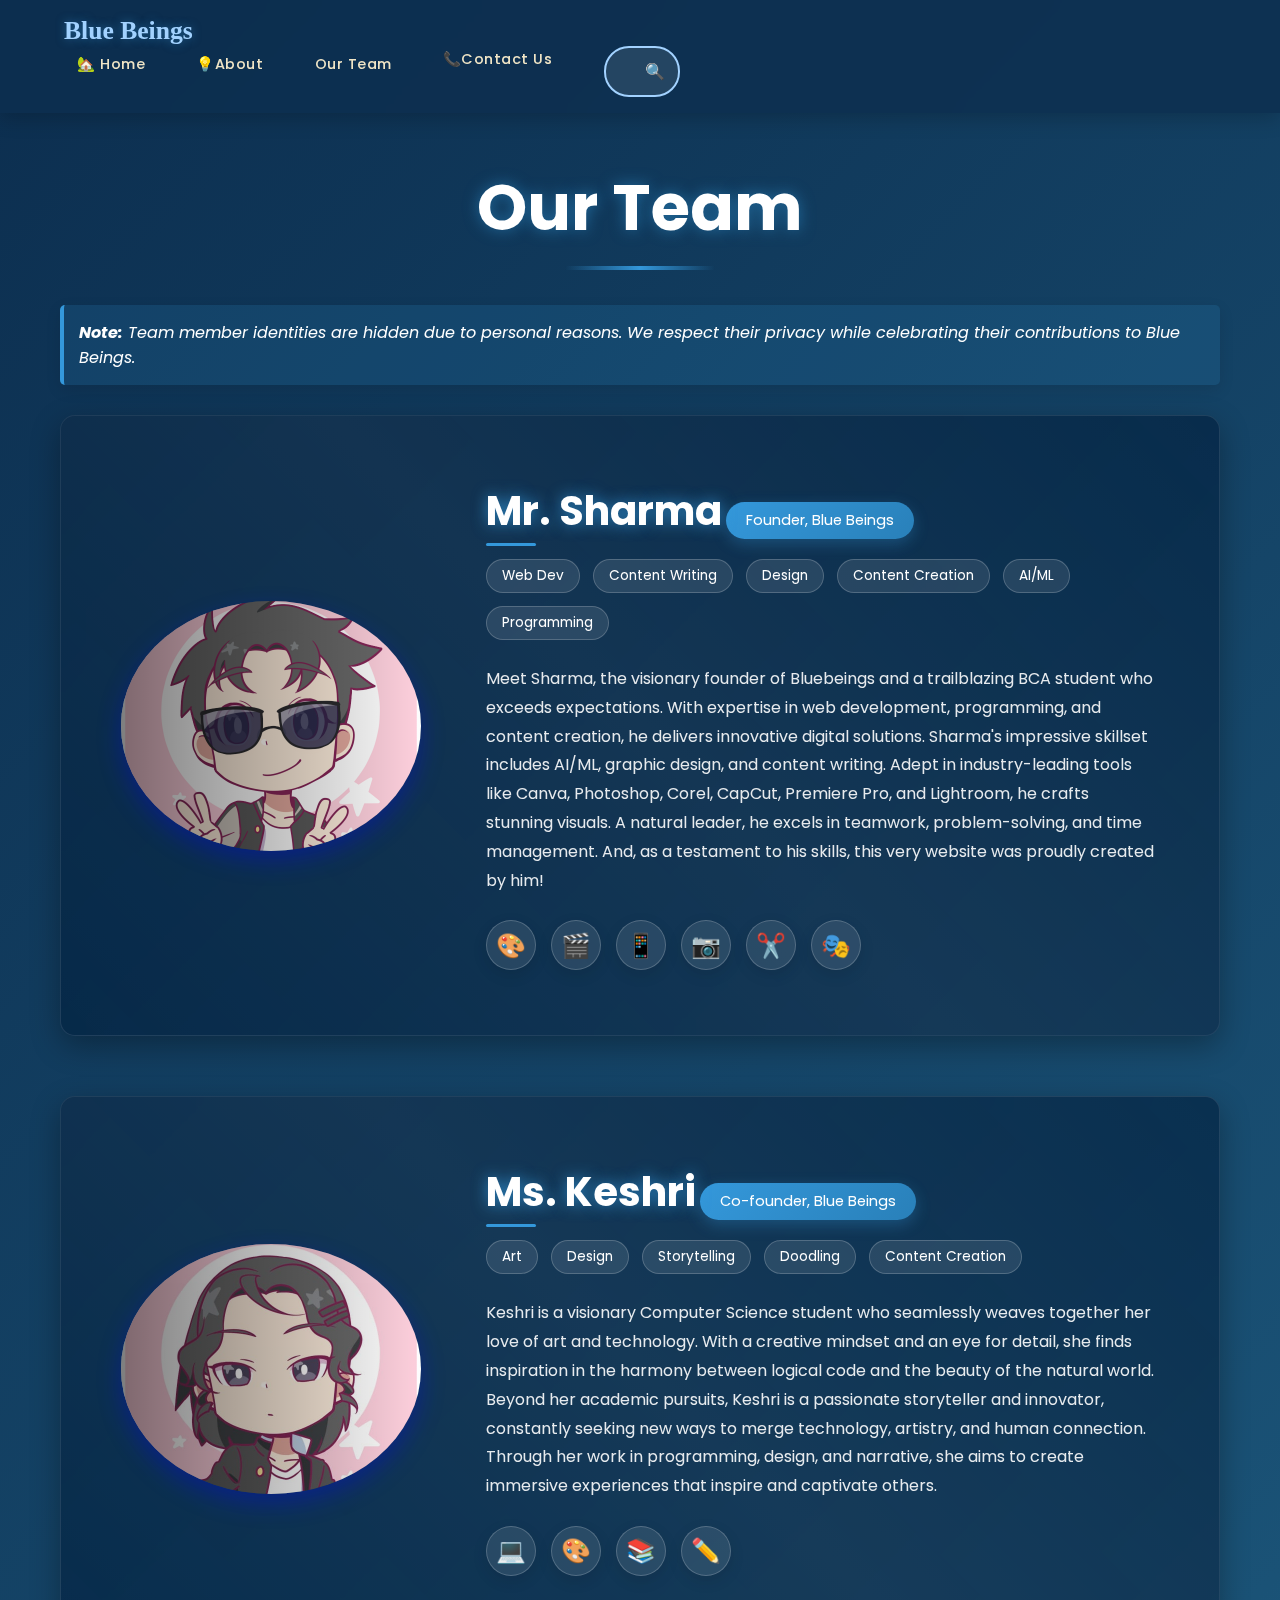
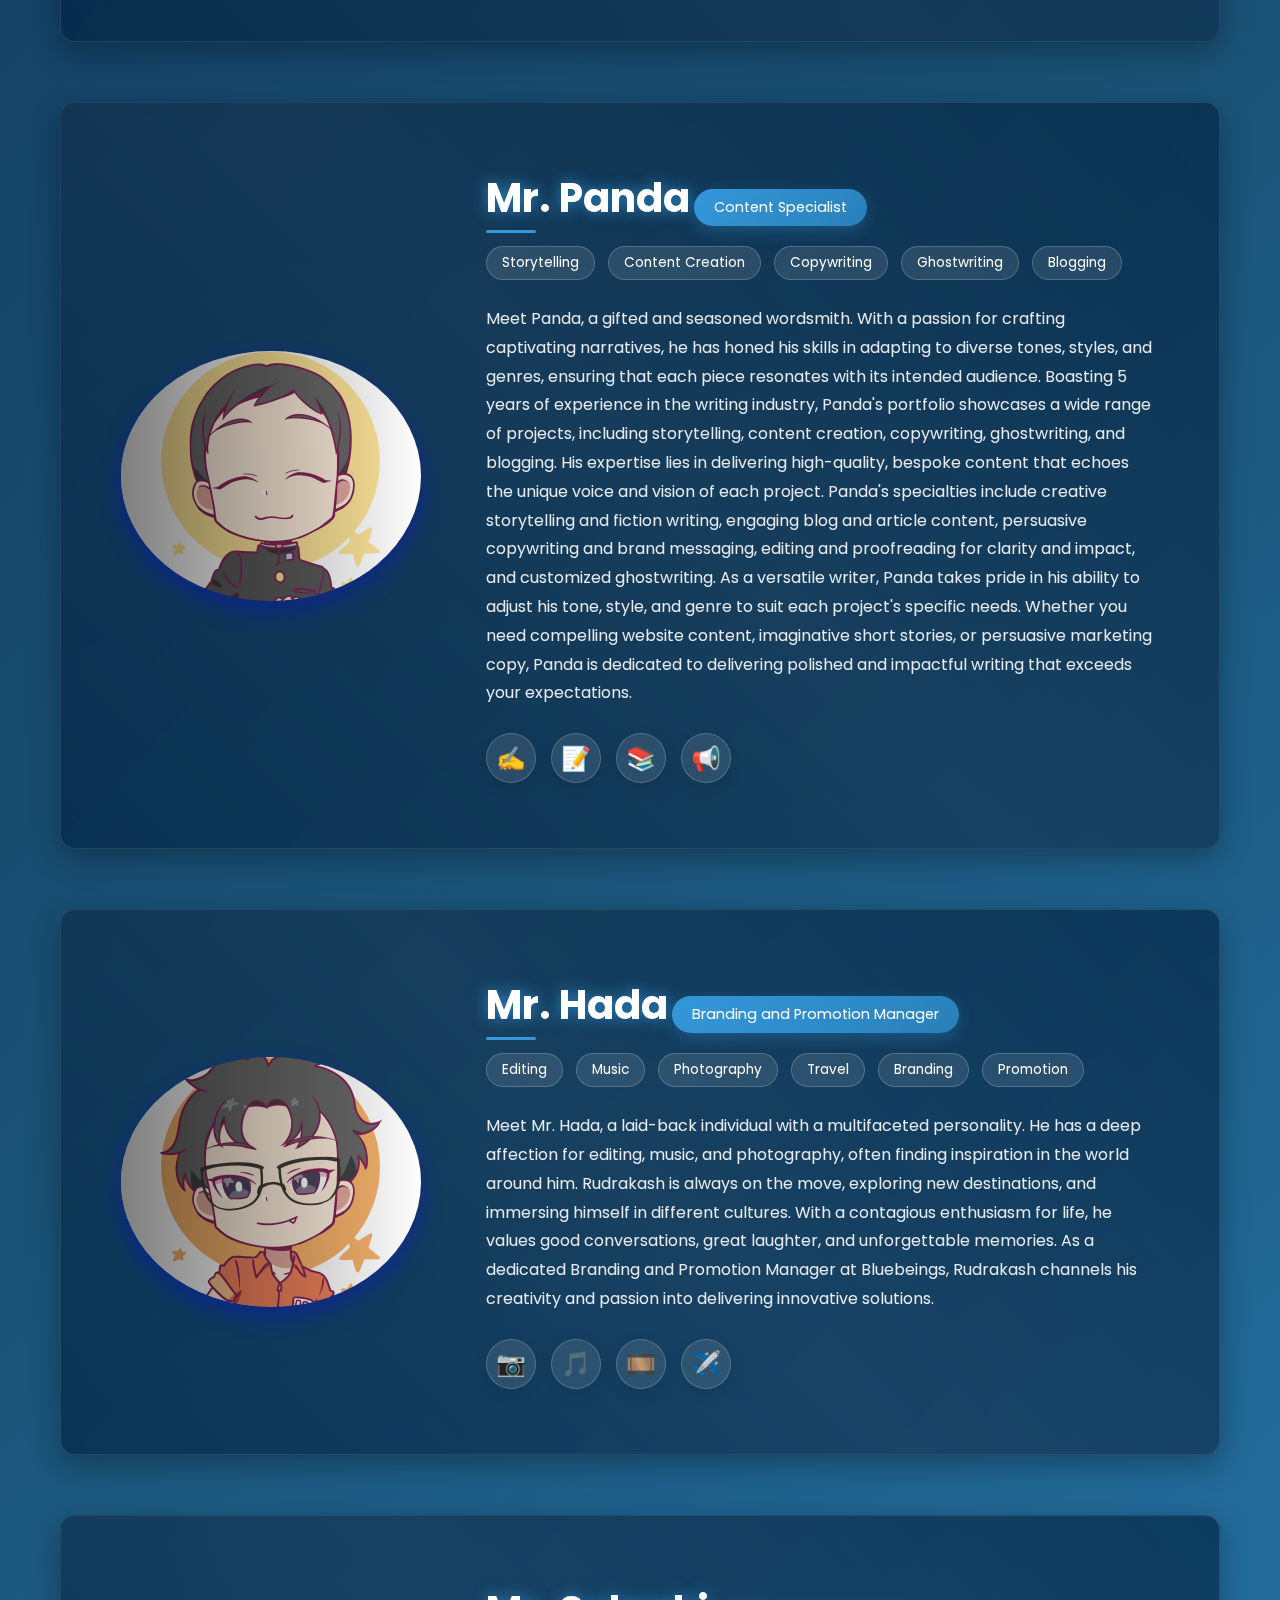
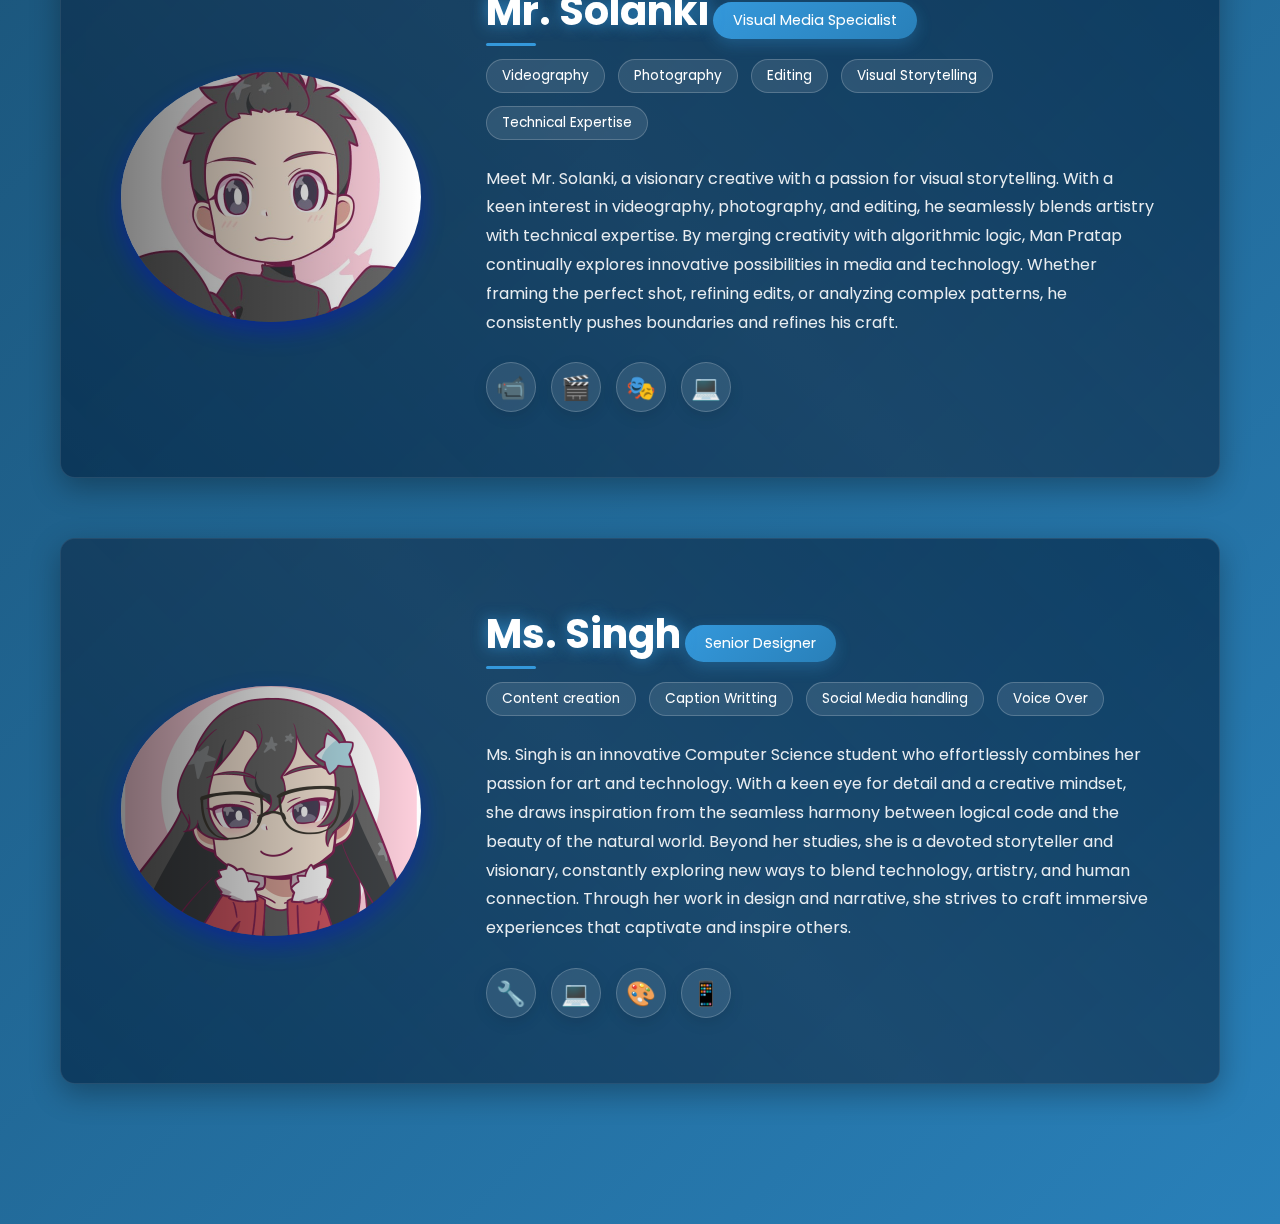
<file: our team.html>
<!DOCTYPE html>
<html lang="en">
    <head>
        <link rel="stylesheet" href="ocean vibe.css" />
        <meta charset="UTF-8" />
        <meta name="viewport" content="width=device-width, initial-scale=1.0" />
        <title>Our Team - Blue Beings</title>
        <link rel="icon" type="image/png" href="logo.png">
        <link
            href="https://fonts.googleapis.com/css2?family=Montserrat:wght@400;700&family=Playfair+Display:wght@400;700&family=Quicksand:wght@400;600&family=Dancing+Script:wght@400;700&family=Poppins:wght@300;500&display=swap"
            rel="stylesheet">
        <style>
            body {
                background: linear-gradient(135deg, #0c2e4f, #1a5276, #2980b9);
                color: #fff;
                font-family: 'Poppins', sans-serif;
                overflow-x: hidden;
            }
            
            /* Animated background elements */
            .bg-bubbles {
                position: fixed;
                top: 0;
                left: 0;
                width: 100%;
                height: 100%;
                z-index: -1;
                overflow: hidden;
            }
            
            .bubble {
                position: absolute;
                bottom: -100px;
                background: rgba(255, 255, 255, 0.1);
                border-radius: 50%;
                animation: float-bubble 15s infinite ease-in;
                opacity: 0;
            }
            
            @keyframes float-bubble {
                0% { transform: translateY(100vh) scale(0); opacity: 0; }
                50% { opacity: 0.3; }
                100% { transform: translateY(-100vh) scale(1.5); opacity: 0; }
            }
            
            .team-section {
                max-width: 1200px;
                margin: 120px auto 40px;
                padding: 40px 20px;
                position: relative;
                z-index: 1;
                animation: fadeIn 2s ease-out;
            }
            
            .team-section h2 {
                font-size: 4em;
                color: #fff;
                margin-bottom: 50px;
                animation: slideInDown 1s ease-out;
                text-shadow: 0 0 15px rgba(41, 128, 185, 0.7);
                text-align: center;
                position: relative;
            }
            
            .team-section h2:after {
                content: '';
                position: absolute;
                bottom: -15px;
                left: 50%;
                transform: translateX(-50%);
                width: 150px;
                height: 4px;
                background: linear-gradient(90deg, transparent, #3498db, transparent);
                border-radius: 2px;
            }
            
            .founder-profile {
                display: flex;
                background: rgba(255, 255, 255, 0.1);
                backdrop-filter: blur(10px);
                border-radius: 20px;
                overflow: hidden;
                margin-bottom: 40px;
                box-shadow: 0 15px 35px rgba(0, 0, 0, 0.2);
                transition: all 0.5s cubic-bezier(0.25, 0.8, 0.25, 1);
                animation: fadeIn 1.5s ease-out;
                border: 1px solid rgba(255, 255, 255, 0.1);
                position: relative;
            }
            
            .founder-profile:hover {
                transform: translateY(-10px);
                box-shadow: 0 20px 40px rgba(0, 0, 0, 0.3);
                background: rgba(255, 255, 255, 0.15);
            }
            
            .founder-profile:before {
                content: '';
                position: absolute;
                top: 0;
                left: 0;
                width: 100%;
                height: 100%;
                background: linear-gradient(45deg, transparent, rgba(255, 255, 255, 0.05), transparent);
                animation: shimmer 2s infinite;
                z-index: 0;
            }
            
            .profile-image {
                flex: 0 0 300px;
                background-size: cover;
                background-position: center;
                position: relative;
                overflow: hidden;
                transition: all 0.5s ease;
            }
            
            .profile-image:after {
                content: '';
                position: absolute;
                top: 0;
                left: 0;
                width: 100%;
                height: 100%;
                background: linear-gradient(to right, rgba(0, 0, 0, 0.5), transparent);
            }
            
            .founder-profile:hover .profile-image {
                flex: 0 0 320px;
            }
            
            .profile-content {
                flex: 1;
                padding: 35px;
                position: relative;
                z-index: 1;
            }
            
            .glow-text {
                font-size: 2.5em;
                margin-bottom: 10px;
                color: #fff;
                text-shadow: 0 0 15px rgba(52, 152, 219, 0.8);
                position: relative;
                display: inline-block;
            }
            
            .glow-text:after {
                content: '';
                position: absolute;
                bottom: -5px;
                left: 0;
                width: 50px;
                height: 3px;
                background: #3498db;
                border-radius: 3px;
                transition: width 0.3s ease;
            }
            
            .founder-profile:hover .glow-text:after {
                width: 100%;
            }
            
            .title-badge {
                display: inline-block;
                background: linear-gradient(135deg, #3498db, #2980b9);
                color: white;
                padding: 8px 20px;
                border-radius: 30px;
                font-size: 0.9em;
                margin-bottom: 20px;
                box-shadow: 0 5px 15px rgba(52, 152, 219, 0.3);
                animation: pulse 2s infinite;
            }
            
            @keyframes pulse {
                0% { box-shadow: 0 5px 15px rgba(52, 152, 219, 0.3); }
                50% { box-shadow: 0 5px 25px rgba(52, 152, 219, 0.6); }
                100% { box-shadow: 0 5px 15px rgba(52, 152, 219, 0.3); }
            }
            
            .skills-container {
                margin-bottom: 20px;
                display: flex;
                flex-wrap: wrap;
                gap: 8px;
            }
            
            .skill-badge {
                display: inline-block;
                background: rgba(255, 255, 255, 0.1);
                color: #fff;
                padding: 6px 15px;
                border-radius: 20px;
                font-size: 0.85em;
                margin-right: 5px;
                margin-bottom: 5px;
                border: 1px solid rgba(255, 255, 255, 0.2);
                transition: all 0.3s ease;
            }
            
            .skill-badge:hover {
                background: rgba(52, 152, 219, 0.5);
                transform: translateY(-3px);
            }
            
            .bio-text {
                line-height: 1.8;
                color: rgba(255, 255, 255, 0.9);
                margin-bottom: 25px;
                position: relative;
                z-index: 1;
            }
            
            .tools-showcase {
                display: flex;
                gap: 15px;
                margin-top: 20px;
            }
            
            .tool-icon {
                width: 50px;
                height: 50px;
                background: rgba(255, 255, 255, 0.1);
                border-radius: 50%;
                display: flex;
                align-items: center;
                justify-content: center;
                font-size: 1.5em;
                position: relative;
                cursor: pointer;
                transition: all 0.3s ease;
                border: 1px solid rgba(255, 255, 255, 0.2);
                box-shadow: 0 5px 15px rgba(0, 0, 0, 0.1);
                animation: float 3s infinite ease-in-out;
            }
            
            .tool-icon:nth-child(2) {
                animation-delay: 0.2s;
            }
            
            .tool-icon:nth-child(3) {
                animation-delay: 0.4s;
            }
            
            .tool-icon:nth-child(4) {
                animation-delay: 0.6s;
            }
            
            .tool-icon:nth-child(5) {
                animation-delay: 0.8s;
            }
            
            .tool-icon:nth-child(6) {
                animation-delay: 1s;
            }
            
            .tool-icon:hover {
                transform: translateY(-5px) scale(1.1);
                background: rgba(52, 152, 219, 0.3);
            }
            
            .tool-icon:hover::after {
                content: attr(data-tool);
                position: absolute;
                bottom: 120%;
                left: 50%;
                transform: translateX(-50%);
                background: rgba(0, 0, 0, 0.8);
                color: white;
                padding: 8px 15px;
                border-radius: 5px;
                font-size: 0.7em;
                white-space: nowrap;
                box-shadow: 0 5px 15px rgba(0, 0, 0, 0.2);
                animation: fadeIn 0.3s ease-out;
            }
            
            @keyframes float {
                0%, 100% { transform: translateY(0); }
                50% { transform: translateY(-10px); }
            }
            
            @keyframes shimmer {
                0% { transform: translateX(-100%); }
                100% { transform: translateX(100%); }
            }
            
            @keyframes fadeIn {
                from { opacity: 0; }
                to { opacity: 1; }
            }
            
            @keyframes slideInDown {
                from { transform: translateY(-50px); opacity: 0; }
                to { transform: translateY(0); opacity: 1; }
            }
            
            /* Responsive design */
            @media (max-width: 768px) {
                .founder-profile {
                    flex-direction: column;
                }
                
                .profile-image {
                    flex: 0 0 200px;
                    width: 100%;
                }
                
                .founder-profile:hover .profile-image {
                    flex: 0 0 200px;
                }
            }
            
            /* Navbar styling from ocean vibe.html */
            .navbar {
                font-family: 'Poppins', sans-serif;
                position: fixed;
                top: 0;
                left: 0;
                right: 0;
                z-index: 1000;
                background: rgba(12, 46, 79, 0.8);
                backdrop-filter: blur(10px);
                box-shadow: 0 5px 20px rgba(0, 0, 0, 0.2);
            }
            
            .logo {
                font-family: 'papyrus' !important;
                font-weight: 700;
                font-size: 1.8em;
                text-shadow: 0 0 10px rgba(52, 152, 219, 0.5);
            }
            
            .privacy-note {
                background: rgba(41, 128, 185, 0.2);
                border-left: 4px solid #3498db;
                padding: 15px;
                margin-top: 20px;
                border-radius: 5px;
                font-style: italic;
                box-shadow: 0 5px 15px rgba(0, 0, 0, 0.1);
            }
        </style>
    </head>
    <body>
        <div class="refresh-indicator"></div>

        <!-- Animated background bubbles -->
        <div class="bg-bubbles">
            <div class="bubble"
                style="width: 80px; height: 80px; left: 10%; animation-duration: 25s;"></div>
            <div class="bubble"
                style="width: 50px; height: 50px; left: 20%; animation-duration: 20s; animation-delay: 2s;"></div>
            <div class="bubble"
                style="width: 100px; height: 100px; left: 35%; animation-duration: 30s; animation-delay: 4s;"></div>
            <div class="bubble"
                style="width: 40px; height: 40px; left: 50%; animation-duration: 18s; animation-delay: 6s;"></div>
            <div class="bubble"
                style="width: 70px; height: 70px; left: 65%; animation-duration: 22s; animation-delay: 8s;"></div>
            <div class="bubble"
                style="width: 60px; height: 60px; left: 80%; animation-duration: 25s; animation-delay: 10s;"></div>
            <div class="bubble"
                style="width: 90px; height: 90px; left: 90%; animation-duration: 28s; animation-delay: 12s;"></div>
            <div class="bubble"
                style="width: 45px; height: 45px; left: 15%; animation-duration: 21s; animation-delay: 14s;"></div>
            <div class="bubble"
                style="width: 85px; height: 85px; left: 40%; animation-duration: 24s; animation-delay: 16s;"></div>
            <div class="bubble"
                style="width: 55px; height: 55px; left: 75%; animation-duration: 19s; animation-delay: 18s;"></div>
        </div>

        <nav class="navbar">
            <div class="logo" style="font-family: 'papyrus'"
                onclick="location.href='index.html';">
                Blue Beings
            </div>
            <div class="nav-links">
                <a href="index.html">Home</a>
                <a href="about.html">About</a>
                <a href="our team.html">Our Team</a>
                <div class="dropdown">
                    <a href="#contact" class="dropbtn">Contact Us</a>
                    <div class="dropdown-content">
                        <a href="https://wa.link/bt408i" class="animated-link"
                            onclick="animateMailClick(event)"
                            target="_blank">WhatsApp 📱</a>
                        <a href="#telegram">Telegram ✈️</a>
                        <a href="mailto:bluebeings4@gmail.com"
                            class="animated-link"
                            onclick="animateMailClick(event)"
                            target="_blank">Mail 📧</a>
                        <a href="#linkedin"> LinkedIn 💼</a>
                        <a
                            href="https://www.instagram.com/blue.beings?utm_source=qr&igsh=b21tY3BxcGhlbXQw"
                            class="animated-link"
                            onclick="animateMailClick(event)"
                            target="_blank">Instagram 📸</a>
                        <a
                            href="https://www.facebook.com/profile.php?id=61574696283495&ref=ig_profile_ac"
                            class="animated-link"
                            onclick="animateMailClick(event) "
                            target="_blank">Facebook 📘</a>
                        <a
                            href="https://x.com/BeingsBlue?t=v_sKvrdT4zfeW63faWszsg&s=08"
                            class="animated-link"
                            onclick="animateMailClick(event)"
                            target="_blank">Twitter 🐦</a>
                        <a href="https://www.threads.net/@blue.beings"
                            class="animated-link"
                            onclick="animateMailClick(event)"
                            target="_blank">Thread 🧵</a>
                        <a
                            href="https://www.pinterest.com/settings/edit-profile"
                            class="animated-link"
                            onclick="animateMailClick(event)"
                            target="_blank">Pinterest 📌</a>
                        <a
                            href="https://www.youtube.com/channel/UCAMZyyR7AY9-Uc-APcZy-kw"
                            class="animated-link"
                            onclick="animateMailClick(event)"
                            target="_blank">YouTube 📹</a>
                    </div>
                </div>
                <style>
                    .dropdown {
                      position: relative;
                      display: inline-block;
                    }
                    
                    .dropdown-content {
                      display: none;
                      position: absolute;
                      background-color: var(--primary);
                      min-width: 200px;
                      box-shadow: 0px 8px 16px 0px rgba(0,0,0,0.5);
                      border-radius: 5px;
                      z-index: 1;
                      opacity: 0;
                      transform: translateY(-10px);
                      transition: opacity 0.3s ease, transform 0.3s ease;
                    }
                    
                    .dropdown-content a {
                      color: var(--neutral);
                      padding: 12px 16px;
                      text-decoration: none;
                      display: block;
                      text-align: left;
                      transition: background-color 0.3s ease;
                    }
                    
                    .dropdown-content a:hover {
                      background-color: var(--secondary);
                      transform: translateX(5px);
                    }
                    
                    .dropdown:hover .dropdown-content {
                      display: block;
                      opacity: 1;
                      transform: translateY(0);
                    }
                  </style>
                <div class="search">
                    <input type="text" placeholder="Search..." />
                    <button type="submit"><i class="fas fa-search"></i></button>
                </div>
            </div>
        </nav>

        <section class="team-section" id="team">
            <h2>Our Team</h2>
            <div class="privacy-note" style="margin-bottom: 30px;">
                <p><strong>Note:</strong> Team member identities are hidden due
                    to personal reasons. We respect their privacy while
                    celebrating their contributions to Blue Beings.</p>
            </div>

            <!-- Founder -->
            <div class="founder-profile" id="sharma-profile">
                <div class="profile-image circular"
                    style="background-image: url('sharma.png');"></div>
                <div class="profile-content">
                    <h3 class="glow-text">Mr. Sharma</h3>
                    <div class="title-badge">Founder, Blue Beings</div>
                    <div class="skills-container">
                        <span class="skill-badge">Web Dev</span>
                        <span class="skill-badge">Content Writing</span>
                        <span class="skill-badge">Design</span>
                        <span class="skill-badge">Content Creation</span>
                        <span class="skill-badge">AI/ML</span>
                        <span class="skill-badge">Programming</span>
                    </div>
                    <p class="bio-text">
                        Meet Sharma, the visionary founder of Bluebeings and a
                        trailblazing BCA student who exceeds expectations. With expertise in
                        web development, programming, and content creation, he delivers
                        innovative digital solutions. Sharma's impressive skillset includes
                        AI/ML, graphic design, and content writing. Adept in
                        industry-leading tools like Canva, Photoshop, Corel, CapCut,
                        Premiere Pro, and Lightroom, he crafts stunning visuals. A natural
                        leader, he excels in teamwork, problem-solving, and time management.
                        And, as a testament to his skills, this very website was proudly
                        created by him!
                    </p>
                    <div class="tools-showcase">
                        <div class="tool-icon" data-tool="Photoshop">🎨</div>
                        <div class="tool-icon" data-tool="Premiere">🎬</div>
                        <div class="tool-icon" data-tool="Canva">📱</div>
                        <div class="tool-icon" data-tool="Lightroom">📷</div>
                        <div class="tool-icon" data-tool="CapCut">✂️</div>
                        <div class="tool-icon" data-tool="Corel">🎭</div>
                    </div>
                </div>
            </div>

            <!-- Co-founder -->
            <div class="founder-profile right-aligned" id="keshrii-profile">
                <div class="profile-content">
                    <h3 class="glow-text">Ms. Keshri</h3>
                    <div class="title-badge">Co-founder, Blue Beings</div>
                    <div class="skills-container">
                        <span class="skill-badge">Art</span>
                        <span class="skill-badge">Design</span>
                        <span class="skill-badge">Storytelling</span>
                        <span class="skill-badge">Doodling</span>
                        <span class="skill-badge">Content Creation</span>
                    </div>
                    <p class="bio-text">
                        Keshri is a visionary Computer Science student who
                        seamlessly weaves
                        together her love of art and technology. With a creative
                        mindset and
                        an eye for detail, she finds inspiration in the harmony
                        between
                        logical code and the beauty of the natural world. Beyond
                        her
                        academic pursuits, Keshri is a passionate storyteller
                        and innovator,
                        constantly seeking new ways to merge technology,
                        artistry, and human
                        connection. Through her work in programming, design, and
                        narrative,
                        she aims to create immersive experiences that inspire
                        and captivate
                        others.
                    </p>
                    <div class="tools-showcase">
                        <div class="tool-icon" data-tool="Programming">💻</div>
                        <div class="tool-icon" data-tool="Art">🎨</div>
                        <div class="tool-icon" data-tool="Storytelling">📚</div>
                        <div class="tool-icon" data-tool="Design">✏️</div>
                    </div>
                </div>
                <div class="profile-image circular"
                    style="background-image: url('keshrii.jpg');"></div>
            </div>

            <!-- Team Member 1 -->
            <div class="founder-profile">
                <div class="profile-image circular"
                    style="background-image: url('panda.png');"></div>
                <div class="profile-content">
                    <h3 class="glow-text">Mr. Panda</h3>
                    <div class="title-badge">Content Specialist</div>
                    <div class="skills-container">
                        <span class="skill-badge">Storytelling</span>
                        <span class="skill-badge">Content Creation</span>
                        <span class="skill-badge">Copywriting</span>
                        <span class="skill-badge">Ghostwriting</span>
                        <span class="skill-badge">Blogging</span>
                    </div>
                    <p class="bio-text">
                        Meet Panda, a gifted and seasoned wordsmith. With a
                        passion for crafting
                        captivating narratives, he has honed his skills in
                        adapting to diverse tones, styles, and genres, ensuring
                        that each piece resonates with its intended audience.
                        Boasting 5 years of experience in the writing industry,
                        Panda's portfolio showcases a wide range of projects,
                        including storytelling, content creation, copywriting,
                        ghostwriting, and blogging. His expertise lies in
                        delivering high-quality, bespoke content that echoes the
                        unique voice and vision of each project. Panda's
                        specialties include creative storytelling and fiction
                        writing, engaging blog and article content, persuasive
                        copywriting and brand messaging, editing and
                        proofreading for clarity and impact, and customized
                        ghostwriting. As a versatile writer, Panda takes pride
                        in his ability to adjust his tone, style, and genre to
                        suit each project's specific needs. Whether you need
                        compelling website content, imaginative short stories,
                        or persuasive marketing copy, Panda is dedicated to
                        delivering polished and impactful writing that exceeds
                        your expectations.
                    </p>
                    <div class="tools-showcase">
                        <div class="tool-icon" data-tool="Writing">✍️</div>
                        <div class="tool-icon" data-tool="Editing">📝</div>
                        <div class="tool-icon" data-tool="Storytelling">📚</div>
                        <div class="tool-icon" data-tool="Copywriting">📢</div>
                    </div>
                </div>
            </div>

            <!-- Team Member 2 -->
            <div class="founder-profile right-aligned">
                <div class="profile-content">
                    <h3 class="glow-text">Mr. Hada</h3>
                    <div class="title-badge">Branding and Promotion
                        Manager</div>
                    <div class="skills-container">
                        <span class="skill-badge">Editing</span>
                        <span class="skill-badge">Music</span>
                        <span class="skill-badge">Photography</span>
                        <span class="skill-badge">Travel</span>
                        <span class="skill-badge">Branding</span>
                        <span class="skill-badge">Promotion</span>
                    </div>
                    <p class="bio-text">
                        Meet Mr. Hada, a laid-back individual with a
                        multifaceted personality. He has a deep affection for
                        editing, music, and photography, often finding
                        inspiration in the world around him. Rudrakash is always
                        on the move, exploring new destinations, and immersing
                        himself in different cultures. With a contagious
                        enthusiasm for life, he values good conversations, great
                        laughter, and unforgettable memories. As a dedicated
                        Branding and Promotion Manager at Bluebeings, Rudrakash
                        channels his creativity and passion into delivering
                        innovative solutions.
                    </p>
                    <div class="tools-showcase">
                        <div class="tool-icon" data-tool="Photography">📷</div>
                        <div class="tool-icon" data-tool="Music">🎵</div>
                        <div class="tool-icon" data-tool="Editing">🎞️</div>
                        <div class="tool-icon" data-tool="Travel">✈️</div>
                    </div>
                </div>
                <div class="profile-image circular"
                    style="background-image: url('hada.png');"></div>
            </div>

            <!-- Team Member 3 -->
            <div class="founder-profile">
                <div class="profile-image circular"
                    style="background-image: url('solanki.jpg');"></div>
                <div class="profile-content">
                    <h3 class="glow-text">Mr. Solanki</h3>
                    <div class="title-badge">Visual Media Specialist</div>
                    <div class="skills-container">
                        <span class="skill-badge">Videography</span>
                        <span class="skill-badge">Photography</span>
                        <span class="skill-badge">Editing</span>
                        <span class="skill-badge">Visual Storytelling</span>
                        <span class="skill-badge">Technical Expertise</span>
                    </div>
                    <p class="bio-text">
                        Meet Mr. Solanki, a visionary creative with a passion
                        for visual storytelling. With a keen interest in
                        videography, photography, and editing, he seamlessly
                        blends artistry with technical expertise. By merging
                        creativity with algorithmic logic, Man Pratap
                        continually explores innovative possibilities in media
                        and technology. Whether framing the perfect shot,
                        refining edits, or analyzing complex patterns, he
                        consistently pushes boundaries and refines his craft.
                    </p>
                    <div class="tools-showcase">
                        <div class="tool-icon" data-tool="Camera">📹</div>
                        <div class="tool-icon" data-tool="Editing">🎬</div>
                        <div class="tool-icon"
                            data-tool="Visual Design">🎭</div>
                        <div class="tool-icon" data-tool="Technology">💻</div>
                    </div>
                </div>
            </div>

            <!-- Team Member 4 (placeholder - add data as needed) -->
            <div class="founder-profile right-aligned">
                <div class="profile-content">
                    <h3 class="glow-text">Ms. Singh</h3>
                    <div class="title-badge">Senior Designer</div>
                    <div class="skills-container">
                        <span class="skill-badge">Content creation</span>
                        <span class="skill-badge">Caption Writting</span>
                        <span class="skill-badge">Social Media handling</span>
                        <span class="skill-badge">Voice Over</span>
                    </div>
                    <p class="bio-text">
                        Ms. Singh is an innovative Computer Science student who
                        effortlessly combines her passion for art and
                        technology. With a keen eye for detail and a creative
                        mindset, she draws inspiration from the seamless harmony
                        between logical code and the beauty of the natural
                        world. Beyond her studies, she is a devoted storyteller
                        and visionary, constantly exploring new ways to blend
                        technology, artistry, and human connection. Through her
                        work in design and narrative, she strives to craft
                        immersive experiences that captivate and inspire others.
                    </p>
                    <div class="tools-showcase">
                        <div class="tool-icon" data-tool="Marketing">🔧</div>
                        <div class="tool-icon" data-tool="Programming">💻</div>
                        <div class="tool-icon" data-tool="Corel">🎨</div>
                        <div class="tool-icon" data-tool="Social Media">📱</div>
                    </div>
                </div>
                <div class="profile-image circular"
                    style="background-image: url('chanchala.png');"></div>
            </div>
        </section>

        <style>
            /* Profile image shapes */
            .profile-image {
                width: 250px;
                height: 250px;
                background-size: cover;
                background-position: center;
                margin: 0 30px;
                box-shadow: 0 10px 25px rgba(0, 0, 255, 0.3);
                transition: transform 0.5s ease, box-shadow 0.5s ease;
            }
            
            .profile-image.circular {
                border-radius: 50%;
            }
            
            /* Alternating layout */
            .founder-profile {
                display: flex;
                align-items: center;
                margin-bottom: 60px;
                padding: 30px;
                background: rgba(0, 30, 60, 0.6);
                border-radius: 15px;
                box-shadow: 0 10px 30px rgba(0, 0, 0, 0.3);
                transition: transform 0.3s ease;
            }
            
            .founder-profile.right-aligned {
                flex-direction: row-reverse;
            }
            
            .founder-profile:hover {
                transform: translateY(-10px);
                box-shadow: 0 15px 35px rgba(0, 0, 255, 0.4);
            }
            
            .founder-profile:hover .profile-image {
                transform: scale(1.05);
                box-shadow: 0 15px 35px rgba(0, 0, 255, 0.5);
            }
            
            /* Responsive styles for right-aligned profiles */
            @media (max-width: 768px) {
                .founder-profile.right-aligned {
                    flex-direction: column;
                }
                
                .founder-profile {
                    flex-direction: column;
                }
                
                .profile-image {
                    margin: 0 0 20px 0;
                }
            }
        </style>

        <script>
            // Create animated bubbles
            document.addEventListener('DOMContentLoaded', function() {
                const bubbles = document.querySelectorAll('.bubble');
                
                bubbles.forEach(bubble => {
                    // Set random starting positions
                    const randomLeft = Math.random() * 100;
                    bubble.style.left = `${randomLeft}%`;
                    
                    // Set random animation duration
                    const randomDuration = 15 + Math.random() * 20;
                    bubble.style.animationDuration = `${randomDuration}s`;
                    
                    // Set random delay
                    const randomDelay = Math.random() * 15;
                    bubble.style.animationDelay = `${randomDelay}s`;
                });
            });
            
            function animateMailClick(event) {
                const link = event.currentTarget;
                link.classList.add('clicked');
                setTimeout(() => {
                    link.classList.remove('clicked');
                }, 300);
            }
        </script>
    </body>
</html>
</file>
<file: ocean vibe.css>
:root {
    --primary: #1a374d;
    --secondary: #406882;
    --accent: #a2d2ff;
    --neutral: #f0e5c6;
    --enable: true;
}

* {
    margin: 0;
    padding: 0;
    box-sizing: border-box;
    font-family: 'Poppins', sans-serif;
}

body {
    background-color: var(--neutral);
    color: var(--primary);
    background-image: linear-gradient(120deg, #fdfbfb 0%, #ebedee 100%);
    text-rendering: optimizeLegibility;
    -webkit-font-smoothing: antialiased;
    -moz-osx-font-smoothing: grayscale;
    backface-visibility: hidden;
    perspective: 1000;
    overflow-x: hidden;
    min-width: 320px;
}

/* Navigation and Search */
.nav-container {
    display: flex;
    justify-content: space-between;
    align-items: center;
    padding: 0.5rem 5%;
    background: rgba(26, 55, 77, 0.95);
    backdrop-filter: blur(10px);
    position: fixed;
    width: 100%;
    z-index: 1000;
    box-shadow: 0 2px 10px rgba(0, 0, 0, 0.1);
    border-bottom: 2px solid var(--accent);
}

.nav-links {
    display: flex;
    gap: clamp(1rem, 2vw, 2rem);
    flex-wrap: wrap;
}

.nav-links a {
    color: var(--neutral);
    text-decoration: none;
    font-weight: 500;
    transition: all 0.3s;
    position: relative;
    padding: 0.5rem clamp(0.5rem, 1vw, 1rem);
    font-size: clamp(0.9rem, 1.1vw, 1.1rem);
    letter-spacing: 0.5px;
}

.nav-links a[href="index.html"]:before {
    content: '🏡';
    margin-right: 5px;
}

.nav-links a[href="about.html"]:before {
    content: '💡';
}

.nav-links a[href="#team"]:before {
    content: '👥';
}

.nav-links a[href="#contact"]:before {
    content: '📞';
}

.nav-links a::after {
    content: '';
    position: absolute;
    width: 0;
    height: 2px;
    bottom: -5px;
    left: 0;
    background: var(--accent);
    transition: width 0.3s;
}

.nav-links a:hover::after {
    width: 100%;
}

.nav-links a:hover {
    color: var(--accent);
    transform: translateY(-2px);
}

.search-container {
    position: relative;
}

.search-box {
    padding: 0.5rem 1rem;
    border: 2px solid var(--accent);
    border-radius: 25px;
    background: rgba(255, 255, 255, 0.1);
    color: var(--neutral);
    width: clamp(150px, 20vw, 200px);
    transition: all 0.3s;
    font-size: clamp(0.9rem, 1vw, 1rem);
}

.search-box:focus {
    width: clamp(200px, 25vw, 250px);
    outline: none;
    box-shadow: 0 0 10px rgba(162, 210, 255, 0.3);
}

/* Home Section Enhancement */
.wave-animation {
    position: absolute;
    bottom: 0;
    left: 0;
    width: 100%;
    height: clamp(50px, 10vh, 100px);
    background: url('wave.svg');
    animation: wave 20s linear infinite;
}

@keyframes wave {
    0% { background-position-x: 0; }
    100% { background-position-x: 1000px; }
}

/* About Section */
.about-section {
    padding: clamp(3rem, 6vw, 6rem) clamp(5%, 10vw, 10%);
    display: grid;
    grid-template-columns: repeat(auto-fit, minmax(280px, 1fr));
    gap: clamp(2rem, 4vw, 4rem);
    align-items: center;
}

.about-content {
    position: relative;
    z-index: 1;
}

.about-image {
    position: relative;
    overflow: hidden;
    border-radius: 20px;
    box-shadow: 0 20px 40px rgba(26, 55, 77, 0.2);
}

/* Team Section */
.team-grid {
    display: grid;
    grid-template-columns: repeat(auto-fit, minmax(250px, 1fr));
    gap: clamp(1.5rem, 3vw, 3rem);
    padding: clamp(2rem, 4vw, 4rem) clamp(5%, 10vw, 10%);
}

.team-member {
    position: relative;
    overflow: hidden;
    border-radius: 15px;
    background: var(--secondary);
    transition: transform 0.3s;
}

.team-member:hover {
    transform: translateY(-10px);
}

.member-image {
    width: 100%;
    height: clamp(200px, 30vh, 300px);
    object-fit: cover;
}

.member-info {
    padding: 1.5rem;
    background: linear-gradient(
        to top,
        var(--primary) 0%,
        rgba(26, 55, 77, 0.8) 100%
    );
}

/* Contact Section */
.contact-section {
    background: linear-gradient(135deg, var(--primary) 0%, var(--secondary) 100%);
    padding: clamp(3rem, 5vw, 5rem) clamp(5%, 10vw, 10%);
    color: var(--neutral);
}

.contact-grid {
    display: grid;
    grid-template-columns: repeat(auto-fit, minmax(280px, 1fr));
    gap: clamp(2rem, 4vw, 4rem);
}

.contact-form {
    background: rgba(255, 255, 255, 0.1);
    padding: clamp(1rem, 2vw, 2rem);
    border-radius: 20px;
    backdrop-filter: blur(10px);
}

.form-input {
    width: 100%;
    padding: clamp(0.8rem, 1vw, 1rem);
    margin-bottom: 1rem;
    background: rgba(255, 255, 255, 0.05);
    border: 1px solid var(--accent);
    border-radius: 10px;
    color: var(--neutral);
}

.submit-btn {
    background: var(--accent);
    color: var(--primary);
    padding: clamp(0.8rem, 1vw, 1rem) clamp(1.5rem, 2vw, 2rem);
    border: none;
    border-radius: 10px;
    cursor: pointer;
    transition: transform 0.3s;
}

.submit-btn:hover {
    transform: scale(1.05);
}

/* Animations */
@keyframes fadeIn {
    from { opacity: 0; transform: translateY(20px); }
    to { opacity: 1; transform: translateY(0); }
}

.fade-in {
    animation: fadeIn 1s ease-out forwards;
}

.search {
    position: relative;
    margin: 0 clamp(0.5rem, 1vw, 1rem);
}

.search input {
    padding: 0.8rem 3rem 0.8rem 1.5rem;
    border: 2px solid var(--accent);
    border-radius: 25px;
    background: rgba(255, 255, 255, 0.1);
    color: var(--neutral);
    font-size: clamp(0.9rem, 1vw, 1rem);
    width: clamp(45px, 5vw, 45px);
    transition: all 0.4s cubic-bezier(0.68, -0.55, 0.265, 1.55);
    text-align: center;
}

.search input:focus,
.search:hover input {
    width: clamp(200px, 30vw, 300px);
    background: rgba(162, 210, 255, 0.1);
    backdrop-filter: blur(5px);
    box-shadow: 0 0 15px rgba(162, 210, 255, 0.3);
}

.search input::placeholder {
    color: var(--neutral);
    opacity: 0.7;
    text-align: center;
}

.search button {
    position: absolute;
    right: 15px;
    top: 50%;
    transform: translateY(-50%);
    background: none;
    border: none;
    color: var(--accent);
    cursor: pointer;
    transition: all 0.3s ease;
}

.search button::before {
    content: "🔍";
    font-size: clamp(1rem, 1.2vw, 1.2rem);
}

.search button:hover {
    color: var(--neutral);
    transform: translateY(-50%) scale(1.1) rotate(90deg);
}

.navbar {
    background-color: var(--primary);
    padding: 1rem 5%;
}

.navbar .logo {
    color: var(--accent);
    font-size: clamp(1.5rem, 2vw, 2rem);
    font-weight: bold;
}

.hero {
    background: 
        linear-gradient(rgba(26, 55, 77, 0.9), rgba(64, 104, 130, 0.90)), 
        url('bg.jpeg'),
        url('additional-image.jpg');
    background-size: cover, cover, cover;
    background-position: center center;
    background-blend-mode: normal, normal, overlay;
    background-opacity: 1, 1, 0.2;
    min-height: 100vh;
    height: auto;
    width: 100%;
    display: flex;
    flex-direction: column;
    align-items: center;
    justify-content: center;
    text-align: center;
    color: var(--neutral);
    position: relative;
    padding: clamp(2rem, 5vw, 5rem) clamp(1rem, 3vw, 3rem);
    margin-top: 60px; /* Height of navbar */
    z-index: 1;
    overflow: hidden;
    transition: all 0.3s ease-in-out;
}

@media screen and (max-width: 992px) {
    .hero {
        margin-top: 55px;
        padding: 3rem 1.5rem;
    }
    
    .hero img[src="logo.png"] {
        margin-top: 3rem;
        max-width: 160px;
        transform: translateX(-5%);
    }
}

@media screen and (max-width: 768px) {
    .hero {
        margin-top: 50px;
        padding: 2.5rem 1rem;
        background-position: 60% center;
    }
    
    .hero img[src="logo.png"] {
        margin-top: 4rem;
        max-width: 140px;
        transform: translateX(-10%);
    }
}

@media screen and (max-width: 480px) {
    .hero {
        background-position: 70% center;
        padding-top: 4rem;
    }
    
    .hero img[src="logo.png"] {
        margin-top: 5.5rem;
        max-width: 120px;
        transform: translateX(-15%);
    }
}

@media screen and (max-width: 360px) {
    .hero {
        padding-top: 5rem;
    }
    
    .hero img[src="logo.png"] {
        margin-top: 6.5rem;
        max-width: 100px;
        transform: translateX(-20%);
    }
}
.services {
    padding: clamp(3rem, 5vw, 5rem) clamp(5%, 10vw, 10%);
    display: block; /* Changed from grid to block for list type */
    position: relative;
    background: linear-gradient(120deg, #e0f7fa, #b2ebf2, #80deea); /* Ocean-themed background */
    z-index: 1;
    position: relative;
    overflow: hidden;
}

/* Animated doodles/bubbles */
.services::before {
    content: "";
    position: absolute;
    top: 0;
    left: 0;
    width: 100%;
    height: 100%;
    background-image: 
        radial-gradient(circle at 10% 20%, rgba(255,255,255,0.4) 10px, transparent 20px),
        radial-gradient(circle at 30% 70%, rgba(255,255,255,0.4) 15px, transparent 25px),
        radial-gradient(circle at 70% 40%, rgba(255,255,255,0.4) 8px, transparent 15px),
        radial-gradient(circle at 90% 80%, rgba(255,255,255,0.4) 12px, transparent 20px);
    animation: bubbleFloat 15s linear infinite;
    z-index: -1;
}

@keyframes bubbleFloat {
    0% { transform: translateY(0); }
    100% { transform: translateY(-100%); }
}

.service-card {
    background: linear-gradient(135deg, var(--secondary), #4a90e2); /* Updated color */
    padding: clamp(2rem, 3vw, 3rem); /* Increased padding for larger font size */
    border-radius: 10px;
    color: var(--neutral);
    transition: transform 0.3s ease, box-shadow 0.3s ease;
    overflow: hidden;
    font-size: clamp(1.2rem, 1.5vw, 1.5rem); /* Increased font size */
    margin-bottom: 1rem; /* Added margin for spacing between cards */
    cursor: pointer;
    position: relative;
    border-left: 4px solid #00ccff;
}

.service-card::after {
    position: absolute;
    right: 15px;
    top: 15px;
    font-size: 2.5rem; /* Increased size of doodles */
    opacity: 0.7;
    animation: wave 3s ease-in-out infinite;
}

/* Different doodles for each card */
.service-card:nth-child(1)::after {
    content: "💻";
}

.service-card:nth-child(2)::after {
    content: "🎯";
}

.service-card:nth-child(3)::after {
    content: "🎨";
}

.service-card:nth-child(4)::after {
    content: "🎥";
}

.service-card:nth-child(5)::after {
    content: "💝";
}

.service-card:nth-child(6)::after {
    content: "📱";
}

@keyframes wave {
    0%, 100% { transform: rotate(0deg); }
    50% { transform: rotate(10deg); }
}

.service-card h3 {
    margin: 0;
    padding: 0;
    position: relative;
    display: inline-block;
}

.service-card h3::after {
    content: "";
    position: absolute;
    bottom: -5px;
    left: 0;
    width: 0;
    height: 2px;
    background-color: var(--neutral);
    transition: width 0.3s ease;
}

.service-card:hover h3::after {
    width: 100%;
}

.service-card:hover {
    transform: translateY(-10px);
    box-shadow: 0 10px 20px rgba(0, 0, 0, 0.2), 0 0 15px rgba(0, 204, 255, 0.5);
    animation: pulse 2s infinite;
}

@keyframes pulse {
    0% { box-shadow: 0 10px 20px rgba(0, 0, 0, 0.2), 0 0 15px rgba(0, 204, 255, 0.5); }
    50% { box-shadow: 0 10px 25px rgba(0, 0, 0, 0.3), 0 0 25px rgba(0, 204, 255, 0.7); }
    100% { box-shadow: 0 10px 20px rgba(0, 0, 0, 0.2), 0 0 15px rgba(0, 204, 255, 0.5); }
}

.service-card p {
    max-height: 0;
    opacity: 0;
    transition: max-height 0.5s ease-in-out, opacity 0.5s ease-in-out, margin 0.5s ease-in-out;
    margin-top: 0;
    overflow: hidden;
}

.service-card:hover p {
    max-height: 300px;
    opacity: 1;
    margin-top: 1rem;
}

.founders {
    background: var(--primary);
    color: var(--neutral);
    padding: clamp(3rem, 5vw, 5rem) clamp(5%, 10vw, 10%);
    text-align: center;
}

.founder-cards {
    display: flex;
    flex-wrap: wrap;
    justify-content: center;
    gap: clamp(1.5rem, 3vw, 3rem);
    margin-top: clamp(2rem, 3vw, 3rem);
}

.founder-card {
    background: var(--secondary);
    padding: clamp(1.5rem, 2vw, 2rem);
    border-radius: 10px;
    flex: 1;
    min-width: 280px;
    max-width: 300px;
}

.cta {
    background: var(--accent);
    color: var(--primary);
    padding: clamp(3rem, 5vw, 5rem) clamp(5%, 10vw, 10%);
    text-align: center;
}

.btn {
    background: var(--primary);
    color: var(--neutral);
    padding: clamp(0.8rem, 1vw, 1rem) clamp(1.5rem, 2vw, 2rem);
    border: none;
    border-radius: 5px;
    cursor: pointer;
    font-size: clamp(1rem, 1.1vw, 1.1rem);
    margin-top: clamp(1.5rem, 2vw, 2rem);
}

.cta {
    padding: 3rem 5% 1rem;
    text-align: center;
  }
  
  .cta h2 {
    font-size: clamp(1.8rem, 4vw, 2.5rem);
    margin-bottom: 1rem;
  }
  
  .cta p {
    font-size: clamp(1rem, 2vw, 1.2rem);
    max-width: 600px;
    margin: 0 auto;
  }
  
  .cta-button {
    display: inline-block;
    margin-top: 20px;
    padding: clamp(10px, 3vw, 15px) clamp(20px, 5vw, 30px);
    background: linear-gradient(45deg, var(--accent), #4a90e2);
    color: var(--primary);
    border-radius: 30px;
    text-decoration: none;
    font-weight: bold;
    font-size: clamp(0.9rem, 2vw, 1.1rem);
    letter-spacing: 1px;
    text-transform: uppercase;
    transition: all 0.3s ease;
    box-shadow: 0 5px 15px rgba(0, 204, 255, 0.4);
    position: relative;
    overflow: hidden;
  }
  
  .cta-button:hover {
    transform: translateY(-3px);
    box-shadow: 0 8px 20px rgba(0, 204, 255, 0.6);
  }
  
  .cta-button::after {
    content: '';
    position: absolute;
    top: 50%;
    left: 50%;
    width: 5px;
    height: 5px;
    background: rgba(255, 255, 255, 0.5);
    opacity: 0;
    border-radius: 100%;
    transform: scale(1, 1) translate(-50%);
    transform-origin: 50% 50%;
  }
  
  .cta-button:hover::after {
    animation: ripple 1s ease-out;
  }
  
  @keyframes ripple {
    0% {
      transform: scale(0, 0);
      opacity: 0.5;
    }
    100% {
      transform: scale(20, 20);
      opacity: 0;
    }
  }
  
  .site-footer {
    display: flex;
    flex-wrap: wrap;
    justify-content: space-between;
    align-items: center;
    padding: 20px 5% 0;
    margin-top: 20px;
    width: 100%;
    position: relative;
    bottom: 0;
  }
  
  .footer-left, .footer-center, .footer-right {
    flex: 1;
    display: flex;
    align-items: center;
    min-width: 200px;
    margin: 5px 0;
  }
  
  .footer-left {
    justify-content: flex-start;
  }
  
  .footer-center {
    justify-content: center;
  }
  
  .footer-right {
    justify-content: flex-end;
  }
  
  .footer-logo {
    color: white;
    font-size: clamp(1.2rem, 3vw, 1.5rem);
    cursor: pointer;
    text-shadow: 0 0 5px rgba(0, 204, 255, 0.5);
    transition: all 0.3s ease;
    position: relative;
  }
  
  .logo-text {
    display: inline-block;
    transition: transform 0.5s ease;
  }
  
  .footer-logo:hover .logo-text {
    transform: translateY(-3px);
    text-shadow: 0 0 15px rgba(0, 204, 255, 1);
  }
  .logo-wave {
    position: absolute;
    bottom: -5px;
    left: 0;
    width: 0;
    height: 2px;
    background: linear-gradient(90deg, rgb(68, 79, 81), transparent);
    transition: width 0.5s ease;
  }
  
  .footer-logo:hover .logo-wave {
    width: 100%;
    animation: wave 2s infinite;
  }
  
  @keyframes wave {
    0% { opacity: 0.3; }
    50% { opacity: 1; }
    100% { opacity: 0.3; }
  }
  
  .since-text {
    color: #006699;
    font-size: clamp(1rem, 2.5vw, 1.3rem);
    font-weight: bold;
    letter-spacing: 1px;
    position: relative;
    padding: 5px 10px;
    transition: all 0.3s ease;
  }
  
  .since-text::before, .since-text::after {
    content: '';
    position: absolute;
    width: 0;
    height: 1px;
    background: rgba(44, 48, 49, 0.6);
    transition: width 0.3s ease;
  }
  
  .since-text::before {
    left: 0;
    top: 0;
  }
  
  .since-text::after {
    right: 0;
    bottom: 0;
  }
  
  .footer-center:hover .since-text::before,
  .footer-center:hover .since-text::after {
    width: 100%;
  }
  
  .linkedin-link {
    display: flex;
    align-items: center;
    text-decoration: none;
    background: rgba(26, 55, 77, 0.8);
    padding: 8px 15px;
    border-radius: 30px;
    box-shadow: 0 3px 10px rgba(0, 0, 0, 0.2);
    transition: all 0.3s ease;
    position: relative;
    overflow: hidden;
  }
  
  .linkedin-link:hover {
    transform: translateY(-3px);
    box-shadow: 0 5px 15px rgba(0, 204, 255, 0.5);
    background: rgba(26, 55, 77, 1);
  }
  
  .linkedin-link::before {
    content: '';
    position: absolute;
    top: 0;
    left: -100%;
    width: 100%;
    height: 100%;
    background: linear-gradient(90deg, transparent, rgba(255, 255, 255, 0.2), transparent);
    transition: left 0.7s ease;
  }
  
  .linkedin-link:hover::before {
    left: 100%;
  }
  
  .linkedin-icon {
    font-weight: bold;
    color: #0077B5;
    background: white;
    border-radius: 4px;
    padding: 2px 6px;
    margin-right: 8px;
    font-size: clamp(12px, 1.5vw, 14px);
    transition: transform 0.3s ease;
  }
  
  .linkedin-link:hover .linkedin-icon {
    transform: rotate(360deg);
  }
  
  .linkedin-text {
    color: white;
    font-size: clamp(12px, 1.5vw, 14px);
    font-weight: 500;
    transition: letter-spacing 0.3s ease;
  }
  
  .linkedin-link:hover .linkedin-text {
    letter-spacing: 1px;
  }
  
  @media (max-width: 768px) {
    .site-footer {
      flex-direction: column;
      text-align: center;
    }
    
    .footer-left, .footer-center, .footer-right {
      justify-content: center;
      margin: 5px 0;
      width: 100%;
    }
    
    .footer-logo, .since-text, .linkedin-link {
      margin: 5px 0;
    }
  }
  
  @media (max-width: 480px) {
    .cta {
      padding: 2rem 3% 0.5rem;
    }
    
    .cta-button {
      width: 80%;
      max-width: 300px;
    }
    
    .linkedin-link {
      padding: 6px 12px;
    }
  }
.navbar {
    position: fixed;
    width: 100%;
    top: 0;
    background: var(--primary);
    z-index: 1000;
    transition: transform 0.3s ease;
}

/* Pull-to-refresh animation */
@keyframes wave {
    0% { transform: translateY(0); }
    50% { transform: translateY(-20px); }
    100% { transform: translateY(0); }
}

.navbar.refreshing {
    animation: wave 1s ease infinite;
}

/* Add smooth transition for pull effect */
body {
    overflow-y: scroll;
    overscroll-behavior-y: contain;
}

/* Custom refresh indicator */
.refresh-indicator {
    position: fixed;
    top: -60px;
    left: 50%;
    transform: translateX(-50%);
    width: clamp(30px, 4vw, 40px);
    height: clamp(30px, 4vw, 40px);
    border: 3px solid var(--accent);
    border-radius: 50%;
    border-top-color: transparent;
    animation: spin 1s linear infinite;
    display: none;
}

@keyframes spin {
    to { transform: translateX(-50%) rotate(360deg); }
}

.refresh-indicator.visible {
    display: block;
}

/* Media Queries for better responsiveness */
@media screen and (max-width: 768px) {
    .nav-links {
        gap: 1rem;
    }
    
    .nav-links a {
        padding: 0.4rem 0.8rem;
    }
    
    .search input:focus,
    .search:hover input {
        width: 200px;
    }
}

@media screen and (max-width: 480px) {
    .nav-links {
        gap: 0.5rem;
    }
    
    .nav-links a {
        padding: 0.3rem 0.6rem;
        font-size: 0.9rem;
    }
    
    .search input:focus,
    .search:hover input {
        width: 150px;
    }
}
</file>
